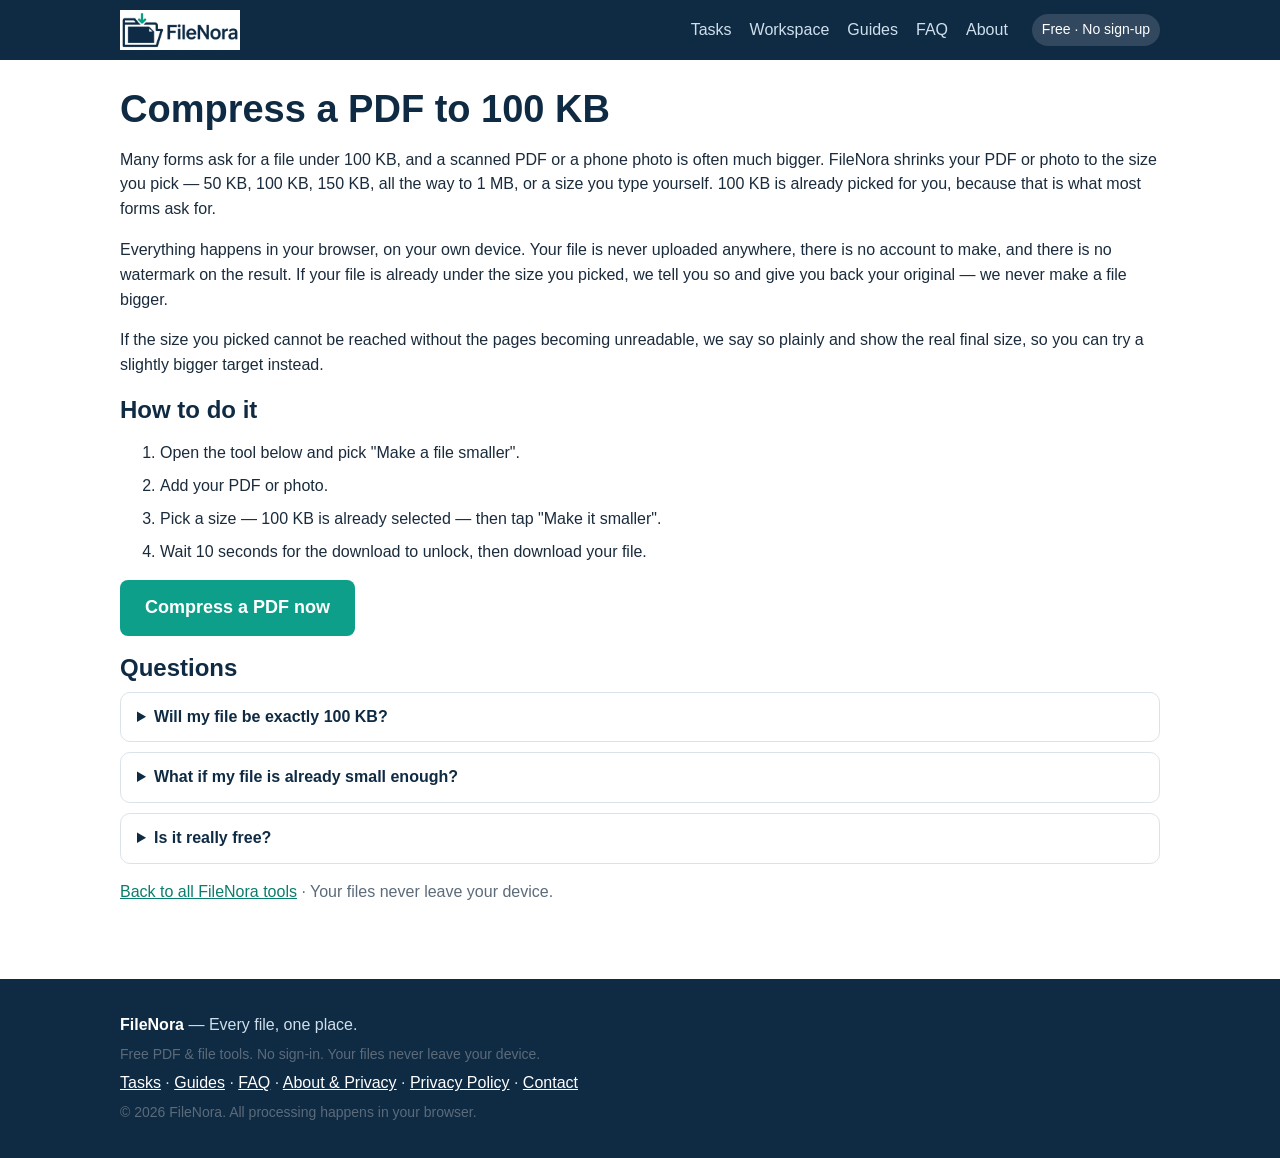
<file: compress-pdf-to-100kb.html>
<!DOCTYPE html>
<html lang="en">
<head>
<meta charset="UTF-8">
<meta name="viewport" content="width=device-width, initial-scale=1.0">
<title>Compress a PDF to 100 KB — Free, No Sign-up | FileNora</title>
<meta name="description" content="Compress a PDF to 100 KB, 50 KB or any size you pick — free, in your browser, no sign-up. Your files never leave your device.">
<link rel="canonical" href="https://filenora.in/compress-pdf-to-100kb">
<meta property="og:title" content="Compress a PDF to 100 KB — Free, No Sign-up | FileNora">
<meta property="og:description" content="Compress a PDF to 100 KB, 50 KB or any size you pick — free, in your browser, no sign-up. Your files never leave your device.">
<meta property="og:type" content="website">
<meta property="og:url" content="https://filenora.in/compress-pdf-to-100kb">
<meta property="og:site_name" content="FileNora">
<meta name="twitter:card" content="summary">
<meta name="twitter:title" content="Compress a PDF to 100 KB — Free, No Sign-up | FileNora">
<meta name="twitter:description" content="Compress a PDF to 100 KB, 50 KB or any size you pick — free, in your browser, no sign-up. Your files never leave your device.">
<meta name="theme-color" content="#0F2A43">
<link rel="stylesheet" href="styles.css">
<link rel="icon" type="image/png" href="assets/filenora-icon.png">
<meta name="google-site-verification" content="GpmcTFoxi0js48RwaSy1UtIy-i0ySj_ABFQ6PkH0eU4">
<script async src="https://pagead2.googlesyndication.com/pagead/js/adsbygoogle.js?client=ca-pub-2188368806087422" crossorigin="anonymous"></script>
<script async src="https://www.googletagmanager.com/gtag/js?id=G-W2LQXRZH0Y"></script>
<script>
  window.dataLayer = window.dataLayer || [];
  function gtag(){dataLayer.push(arguments);}
  gtag('js', new Date());
  gtag('config', 'G-W2LQXRZH0Y');
</script>
</head>
<body>
<header class="site-header">
  <div class="wrap header-inner">
    <a class="logo" href="index.html"><img class="logo-img" src="assets/filenora-logo.png" alt="FileNora — free PDF and file tools"></a>
    <nav class="main-nav" aria-label="Main navigation">
      <a href="index.html#tasks">Tasks</a>
      <a href="index.html#workspace">Workspace</a>
      <a href="index.html#guides">Guides</a>
      <a href="index.html#faq">FAQ</a>
      <a href="index.html#about">About</a>
    </nav>
    <span class="header-badge">Free &middot; No sign-up</span>
  </div>
</header>

<main>
  <section class="wrap section">
    <h1>Compress a PDF to 100 KB</h1>
      <p>Many forms ask for a file under 100 KB, and a scanned PDF or a phone photo is often much bigger. FileNora shrinks your PDF or photo to the size you pick — 50 KB, 100 KB, 150 KB, all the way to 1 MB, or a size you type yourself. 100 KB is already picked for you, because that is what most forms ask for.</p>
      <p>Everything happens in your browser, on your own device. Your file is never uploaded anywhere, there is no account to make, and there is no watermark on the result. If your file is already under the size you picked, we tell you so and give you back your original — we never make a file bigger.</p>
      <p>If the size you picked cannot be reached without the pages becoming unreadable, we say so plainly and show the real final size, so you can try a slightly bigger target instead.</p>
    <h2>How to do it</h2>
    <ol class="steps">
        <li>Open the tool below and pick &quot;Make a file smaller&quot;.</li>
        <li>Add your PDF or photo.</li>
        <li>Pick a size — 100 KB is already selected — then tap &quot;Make it smaller&quot;.</li>
        <li>Wait 10 seconds for the download to unlock, then download your file.</li>
    </ol>
    <p><a class="btn btn-primary btn-large" href="index.html?task=compress">Compress a PDF now</a></p>
    <h2>Questions</h2>
    <details><summary>Will my file be exactly 100 KB?</summary><p>Usually it comes out just under your target, but not always exactly. Text-heavy PDFs shrink well; scanned photos may not reach a very small size and stay readable. FileNora always shows the real final size.</p></details>
    <details><summary>What if my file is already small enough?</summary><p>Then nothing needs shrinking. FileNora tells you so and gives you back your original file, unchanged.</p></details>
    <details><summary>Is it really free?</summary><p>Yes. Every tool on FileNora is free. There is a 10-second wait before a download unlocks — that short wait is how the site stays free.</p></details>
    <p class="muted"><a href="index.html">Back to all FileNora tools</a> &middot; Your files never leave your device.</p>
  </section>
</main>

<footer class="site-footer">
  <div class="wrap footer-inner">
    <p><strong>FileNora</strong> — Every file, one place.</p>
    <p class="muted small">Free PDF &amp; file tools. No sign-in. Your files never leave your device.</p>
    <nav aria-label="Footer">
      <a href="index.html#tasks">Tasks</a> &middot; <a href="index.html#guides">Guides</a> &middot; <a href="index.html#faq">FAQ</a> &middot; <a href="index.html#about">About &amp; Privacy</a> &middot; <a href="index.html#privacy">Privacy Policy</a> &middot; <a href="index.html#about">Contact</a>
    </nav>
    <p class="muted small">&copy; 2026 FileNora. All processing happens in your browser.</p>
  </div>
</footer>
</body>
</html>
</file>
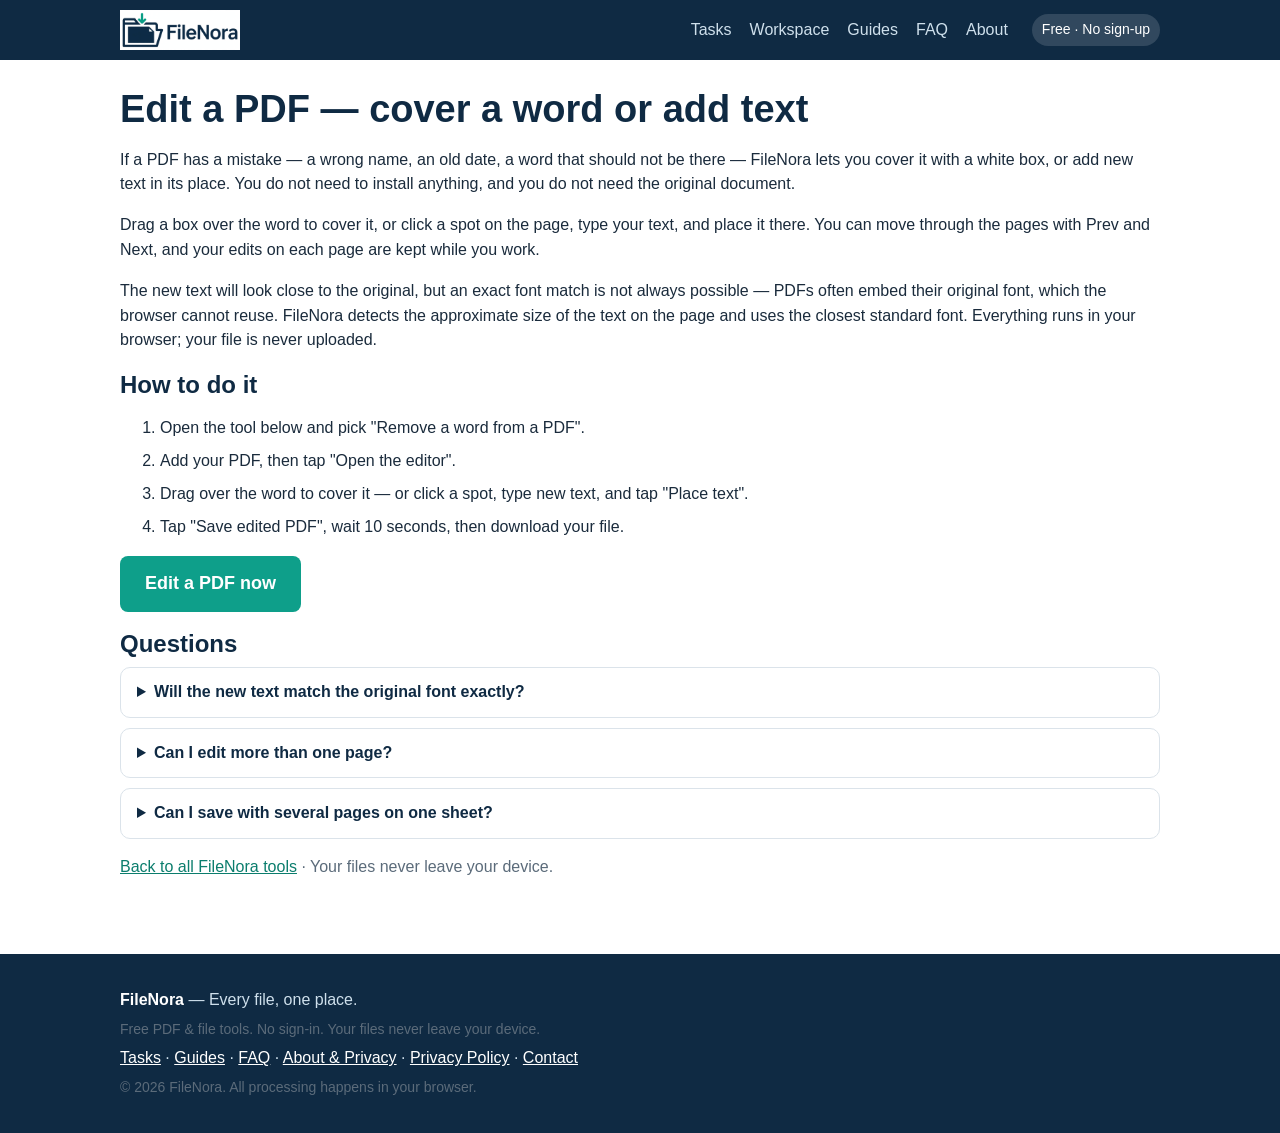
<file: edit-pdf.html>
<!DOCTYPE html>
<html lang="en">
<head>
<meta charset="UTF-8">
<meta name="viewport" content="width=device-width, initial-scale=1.0">
<title>Edit a PDF — Cover a Word or Add Text | FileNora</title>
<meta name="description" content="Edit a PDF in your browser — cover a word or add new text. Free, no sign-up, files never leave your device.">
<link rel="canonical" href="https://filenora.in/edit-pdf">
<meta property="og:title" content="Edit a PDF — Cover a Word or Add Text | FileNora">
<meta property="og:description" content="Edit a PDF in your browser — cover a word or add new text. Free, no sign-up, files never leave your device.">
<meta property="og:type" content="website">
<meta property="og:url" content="https://filenora.in/edit-pdf">
<meta property="og:site_name" content="FileNora">
<meta name="twitter:card" content="summary">
<meta name="twitter:title" content="Edit a PDF — Cover a Word or Add Text | FileNora">
<meta name="twitter:description" content="Edit a PDF in your browser — cover a word or add new text. Free, no sign-up, files never leave your device.">
<meta name="theme-color" content="#0F2A43">
<link rel="stylesheet" href="styles.css">
<link rel="icon" type="image/png" href="assets/filenora-icon.png">
<meta name="google-site-verification" content="GpmcTFoxi0js48RwaSy1UtIy-i0ySj_ABFQ6PkH0eU4">
<script async src="https://pagead2.googlesyndication.com/pagead/js/adsbygoogle.js?client=ca-pub-2188368806087422" crossorigin="anonymous"></script>
<script async src="https://www.googletagmanager.com/gtag/js?id=G-W2LQXRZH0Y"></script>
<script>
  window.dataLayer = window.dataLayer || [];
  function gtag(){dataLayer.push(arguments);}
  gtag('js', new Date());
  gtag('config', 'G-W2LQXRZH0Y');
</script>
</head>
<body>
<header class="site-header">
  <div class="wrap header-inner">
    <a class="logo" href="index.html"><img class="logo-img" src="assets/filenora-logo.png" alt="FileNora — free PDF and file tools"></a>
    <nav class="main-nav" aria-label="Main navigation">
      <a href="index.html#tasks">Tasks</a>
      <a href="index.html#workspace">Workspace</a>
      <a href="index.html#guides">Guides</a>
      <a href="index.html#faq">FAQ</a>
      <a href="index.html#about">About</a>
    </nav>
    <span class="header-badge">Free &middot; No sign-up</span>
  </div>
</header>

<main>
  <section class="wrap section">
    <h1>Edit a PDF — cover a word or add text</h1>
      <p>If a PDF has a mistake — a wrong name, an old date, a word that should not be there — FileNora lets you cover it with a white box, or add new text in its place. You do not need to install anything, and you do not need the original document.</p>
      <p>Drag a box over the word to cover it, or click a spot on the page, type your text, and place it there. You can move through the pages with Prev and Next, and your edits on each page are kept while you work.</p>
      <p>The new text will look close to the original, but an exact font match is not always possible — PDFs often embed their original font, which the browser cannot reuse. FileNora detects the approximate size of the text on the page and uses the closest standard font. Everything runs in your browser; your file is never uploaded.</p>
    <h2>How to do it</h2>
    <ol class="steps">
        <li>Open the tool below and pick &quot;Remove a word from a PDF&quot;.</li>
        <li>Add your PDF, then tap &quot;Open the editor&quot;.</li>
        <li>Drag over the word to cover it — or click a spot, type new text, and tap &quot;Place text&quot;.</li>
        <li>Tap &quot;Save edited PDF&quot;, wait 10 seconds, then download your file.</li>
    </ol>
    <p><a class="btn btn-primary btn-large" href="index.html?task=edit">Edit a PDF now</a></p>
    <h2>Questions</h2>
    <details><summary>Will the new text match the original font exactly?</summary><p>Not always. PDFs often embed their original font, which the browser cannot reuse. FileNora detects the approximate size and colour of the text on the page and uses the closest standard font — the match is best-effort.</p></details>
    <details><summary>Can I edit more than one page?</summary><p>Yes. Use Prev and Next to move between pages. Edits are stored per page, so moving away and back never loses what you did.</p></details>
    <details><summary>Can I save with several pages on one sheet?</summary><p>Yes. Next to &quot;Save edited PDF&quot; you can pick 1, 2 or 4 pages on each sheet. With 2 or 4, several pages are shrunk onto each sheet of the saved PDF.</p></details>
    <p class="muted"><a href="index.html">Back to all FileNora tools</a> &middot; Your files never leave your device.</p>
  </section>
</main>

<footer class="site-footer">
  <div class="wrap footer-inner">
    <p><strong>FileNora</strong> — Every file, one place.</p>
    <p class="muted small">Free PDF &amp; file tools. No sign-in. Your files never leave your device.</p>
    <nav aria-label="Footer">
      <a href="index.html#tasks">Tasks</a> &middot; <a href="index.html#guides">Guides</a> &middot; <a href="index.html#faq">FAQ</a> &middot; <a href="index.html#about">About &amp; Privacy</a> &middot; <a href="index.html#privacy">Privacy Policy</a> &middot; <a href="index.html#about">Contact</a>
    </nav>
    <p class="muted small">&copy; 2026 FileNora. All processing happens in your browser.</p>
  </div>
</footer>
</body>
</html>
</file>
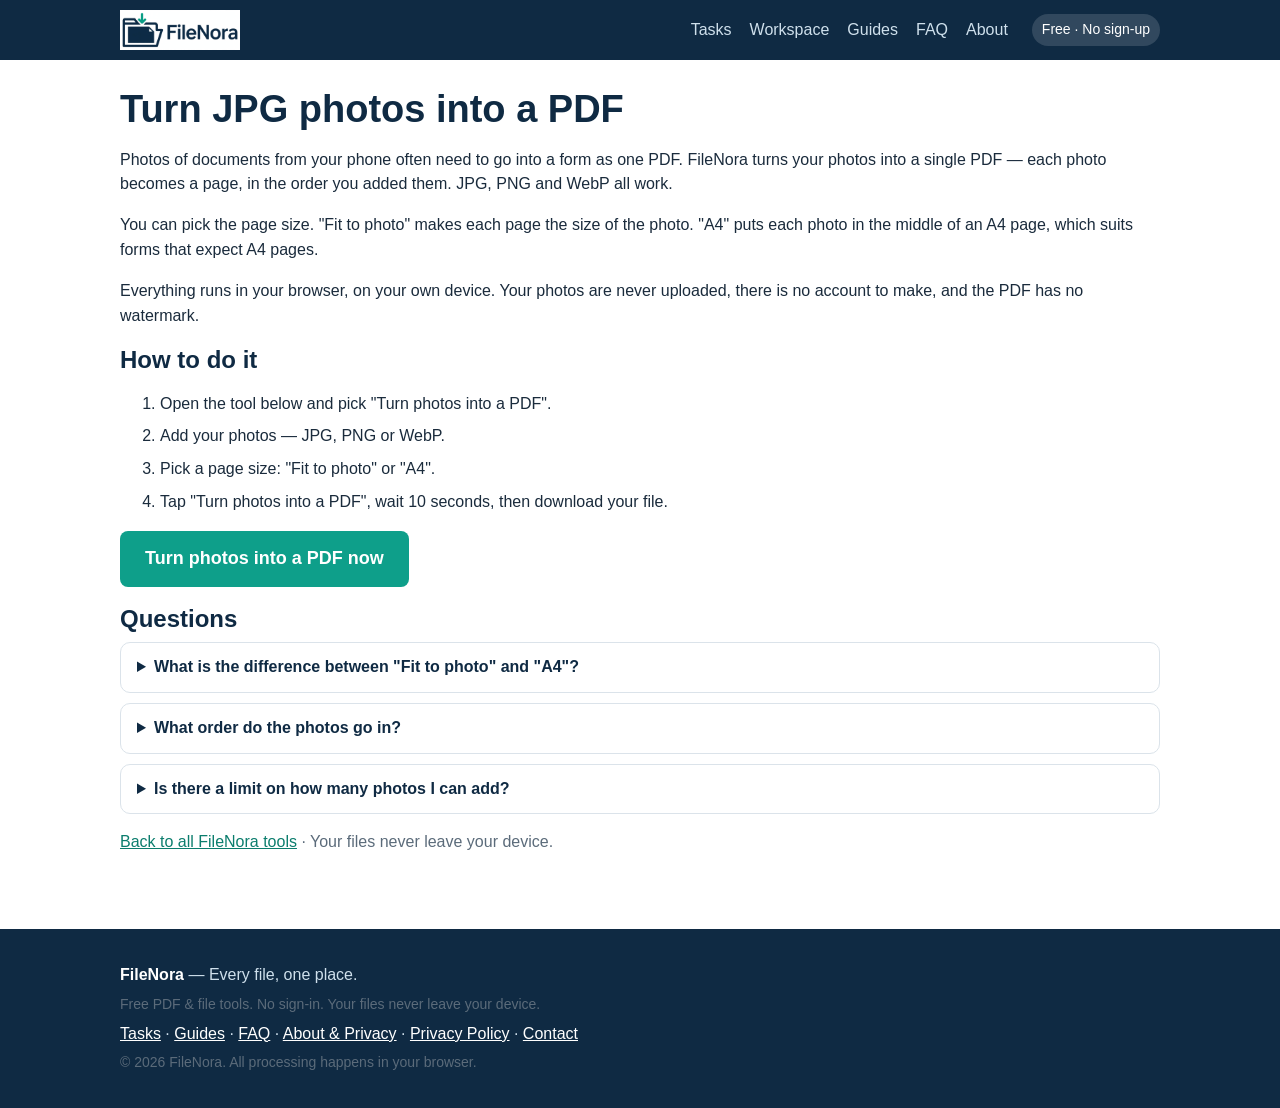
<file: jpg-to-pdf.html>
<!DOCTYPE html>
<html lang="en">
<head>
<meta charset="UTF-8">
<meta name="viewport" content="width=device-width, initial-scale=1.0">
<title>Turn JPG Photos into a PDF — Free, No Sign-up | FileNora</title>
<meta name="description" content="Turn JPG, PNG or WebP photos into one PDF — free, in your browser, no sign-up. Each photo becomes a page, in the order you added them.">
<link rel="canonical" href="https://filenora.in/jpg-to-pdf">
<meta property="og:title" content="Turn JPG Photos into a PDF — Free, No Sign-up | FileNora">
<meta property="og:description" content="Turn JPG, PNG or WebP photos into one PDF — free, in your browser, no sign-up. Each photo becomes a page, in the order you added them.">
<meta property="og:type" content="website">
<meta property="og:url" content="https://filenora.in/jpg-to-pdf">
<meta property="og:site_name" content="FileNora">
<meta name="twitter:card" content="summary">
<meta name="twitter:title" content="Turn JPG Photos into a PDF — Free, No Sign-up | FileNora">
<meta name="twitter:description" content="Turn JPG, PNG or WebP photos into one PDF — free, in your browser, no sign-up. Each photo becomes a page, in the order you added them.">
<meta name="theme-color" content="#0F2A43">
<link rel="stylesheet" href="styles.css">
<link rel="icon" type="image/png" href="assets/filenora-icon.png">
<meta name="google-site-verification" content="GpmcTFoxi0js48RwaSy1UtIy-i0ySj_ABFQ6PkH0eU4">
<script async src="https://pagead2.googlesyndication.com/pagead/js/adsbygoogle.js?client=ca-pub-2188368806087422" crossorigin="anonymous"></script>
<script async src="https://www.googletagmanager.com/gtag/js?id=G-W2LQXRZH0Y"></script>
<script>
  window.dataLayer = window.dataLayer || [];
  function gtag(){dataLayer.push(arguments);}
  gtag('js', new Date());
  gtag('config', 'G-W2LQXRZH0Y');
</script>
</head>
<body>
<header class="site-header">
  <div class="wrap header-inner">
    <a class="logo" href="index.html"><img class="logo-img" src="assets/filenora-logo.png" alt="FileNora — free PDF and file tools"></a>
    <nav class="main-nav" aria-label="Main navigation">
      <a href="index.html#tasks">Tasks</a>
      <a href="index.html#workspace">Workspace</a>
      <a href="index.html#guides">Guides</a>
      <a href="index.html#faq">FAQ</a>
      <a href="index.html#about">About</a>
    </nav>
    <span class="header-badge">Free &middot; No sign-up</span>
  </div>
</header>

<main>
  <section class="wrap section">
    <h1>Turn JPG photos into a PDF</h1>
      <p>Photos of documents from your phone often need to go into a form as one PDF. FileNora turns your photos into a single PDF — each photo becomes a page, in the order you added them. JPG, PNG and WebP all work.</p>
      <p>You can pick the page size. &quot;Fit to photo&quot; makes each page the size of the photo. &quot;A4&quot; puts each photo in the middle of an A4 page, which suits forms that expect A4 pages.</p>
      <p>Everything runs in your browser, on your own device. Your photos are never uploaded, there is no account to make, and the PDF has no watermark.</p>
    <h2>How to do it</h2>
    <ol class="steps">
        <li>Open the tool below and pick &quot;Turn photos into a PDF&quot;.</li>
        <li>Add your photos — JPG, PNG or WebP.</li>
        <li>Pick a page size: &quot;Fit to photo&quot; or &quot;A4&quot;.</li>
        <li>Tap &quot;Turn photos into a PDF&quot;, wait 10 seconds, then download your file.</li>
    </ol>
    <p><a class="btn btn-primary btn-large" href="index.html?task=jpg2pdf">Turn photos into a PDF now</a></p>
    <h2>Questions</h2>
    <details><summary>What is the difference between &quot;Fit to photo&quot; and &quot;A4&quot;?</summary><p>&quot;Fit to photo&quot; makes each page the size of the photo itself. &quot;A4&quot; puts each photo, centred, on an A4 page. Both keep the photo's proportions.</p></details>
    <details><summary>What order do the photos go in?</summary><p>The order you added them. The first photo you add becomes the first page of the PDF.</p></details>
    <details><summary>Is there a limit on how many photos I can add?</summary><p>There is no fixed count. Each file can be up to 50 MB, and more than one file at a time is fine.</p></details>
    <p class="muted"><a href="index.html">Back to all FileNora tools</a> &middot; Your files never leave your device.</p>
  </section>
</main>

<footer class="site-footer">
  <div class="wrap footer-inner">
    <p><strong>FileNora</strong> — Every file, one place.</p>
    <p class="muted small">Free PDF &amp; file tools. No sign-in. Your files never leave your device.</p>
    <nav aria-label="Footer">
      <a href="index.html#tasks">Tasks</a> &middot; <a href="index.html#guides">Guides</a> &middot; <a href="index.html#faq">FAQ</a> &middot; <a href="index.html#about">About &amp; Privacy</a> &middot; <a href="index.html#privacy">Privacy Policy</a> &middot; <a href="index.html#about">Contact</a>
    </nav>
    <p class="muted small">&copy; 2026 FileNora. All processing happens in your browser.</p>
  </div>
</footer>
</body>
</html>
</file>
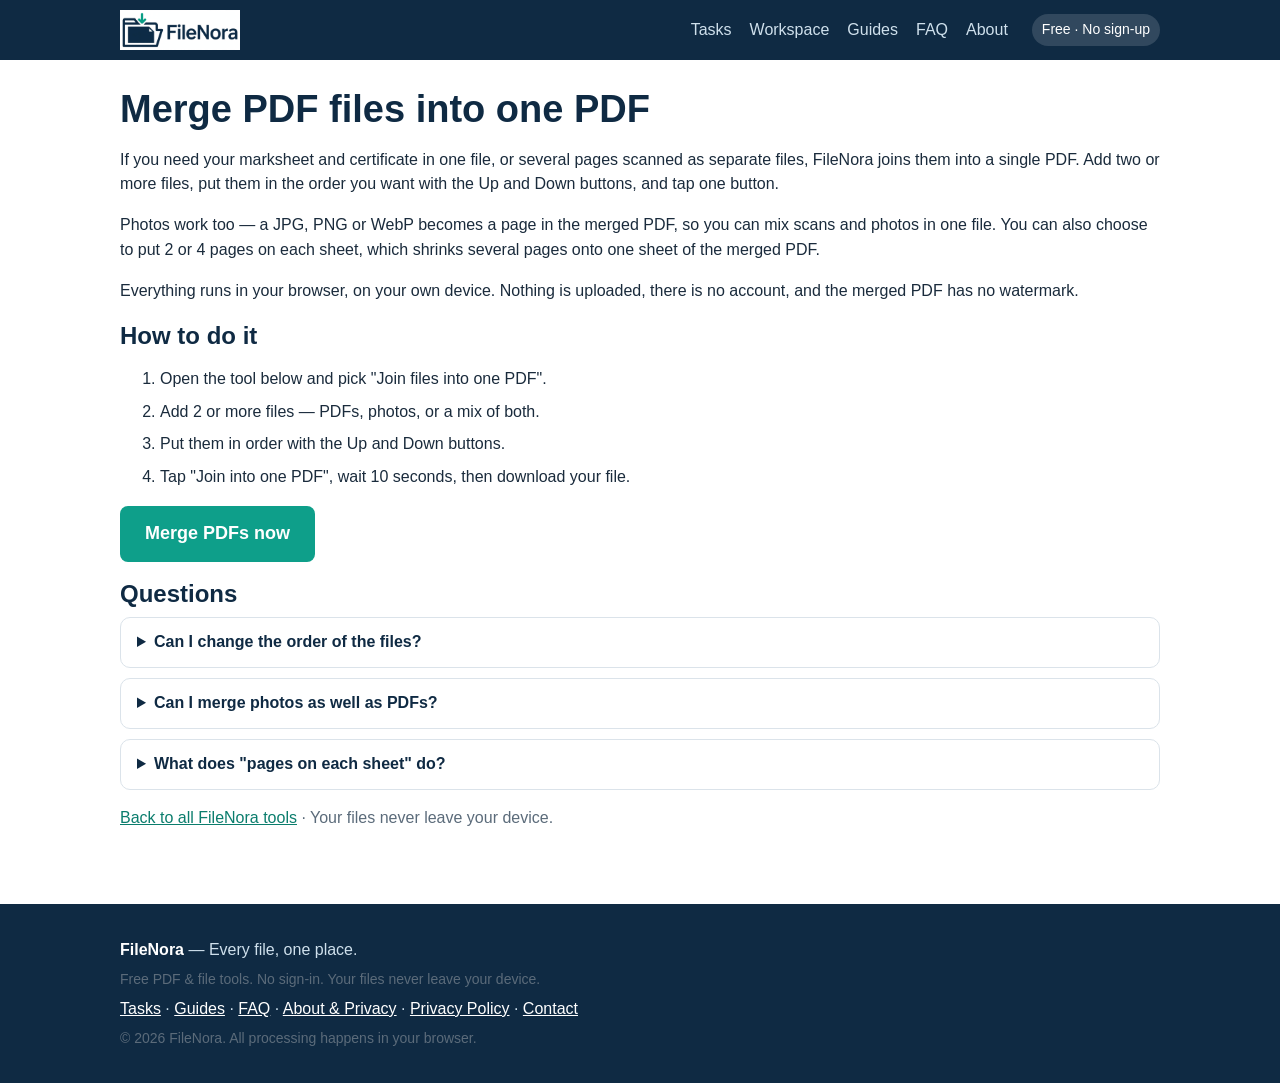
<file: merge-pdf.html>
<!DOCTYPE html>
<html lang="en">
<head>
<meta charset="UTF-8">
<meta name="viewport" content="width=device-width, initial-scale=1.0">
<title>Merge PDF Files into One PDF — Free, No Sign-up | FileNora</title>
<meta name="description" content="Merge PDF files into one PDF — free, in your browser, no sign-up. Put marksheet and certificate in one file, in the order you want.">
<link rel="canonical" href="https://filenora.in/merge-pdf">
<meta property="og:title" content="Merge PDF Files into One PDF — Free, No Sign-up | FileNora">
<meta property="og:description" content="Merge PDF files into one PDF — free, in your browser, no sign-up. Put marksheet and certificate in one file, in the order you want.">
<meta property="og:type" content="website">
<meta property="og:url" content="https://filenora.in/merge-pdf">
<meta property="og:site_name" content="FileNora">
<meta name="twitter:card" content="summary">
<meta name="twitter:title" content="Merge PDF Files into One PDF — Free, No Sign-up | FileNora">
<meta name="twitter:description" content="Merge PDF files into one PDF — free, in your browser, no sign-up. Put marksheet and certificate in one file, in the order you want.">
<meta name="theme-color" content="#0F2A43">
<link rel="stylesheet" href="styles.css">
<link rel="icon" type="image/png" href="assets/filenora-icon.png">
<meta name="google-site-verification" content="GpmcTFoxi0js48RwaSy1UtIy-i0ySj_ABFQ6PkH0eU4">
<script async src="https://pagead2.googlesyndication.com/pagead/js/adsbygoogle.js?client=ca-pub-2188368806087422" crossorigin="anonymous"></script>
<script async src="https://www.googletagmanager.com/gtag/js?id=G-W2LQXRZH0Y"></script>
<script>
  window.dataLayer = window.dataLayer || [];
  function gtag(){dataLayer.push(arguments);}
  gtag('js', new Date());
  gtag('config', 'G-W2LQXRZH0Y');
</script>
</head>
<body>
<header class="site-header">
  <div class="wrap header-inner">
    <a class="logo" href="index.html"><img class="logo-img" src="assets/filenora-logo.png" alt="FileNora — free PDF and file tools"></a>
    <nav class="main-nav" aria-label="Main navigation">
      <a href="index.html#tasks">Tasks</a>
      <a href="index.html#workspace">Workspace</a>
      <a href="index.html#guides">Guides</a>
      <a href="index.html#faq">FAQ</a>
      <a href="index.html#about">About</a>
    </nav>
    <span class="header-badge">Free &middot; No sign-up</span>
  </div>
</header>

<main>
  <section class="wrap section">
    <h1>Merge PDF files into one PDF</h1>
      <p>If you need your marksheet and certificate in one file, or several pages scanned as separate files, FileNora joins them into a single PDF. Add two or more files, put them in the order you want with the Up and Down buttons, and tap one button.</p>
      <p>Photos work too — a JPG, PNG or WebP becomes a page in the merged PDF, so you can mix scans and photos in one file. You can also choose to put 2 or 4 pages on each sheet, which shrinks several pages onto one sheet of the merged PDF.</p>
      <p>Everything runs in your browser, on your own device. Nothing is uploaded, there is no account, and the merged PDF has no watermark.</p>
    <h2>How to do it</h2>
    <ol class="steps">
        <li>Open the tool below and pick &quot;Join files into one PDF&quot;.</li>
        <li>Add 2 or more files — PDFs, photos, or a mix of both.</li>
        <li>Put them in order with the Up and Down buttons.</li>
        <li>Tap &quot;Join into one PDF&quot;, wait 10 seconds, then download your file.</li>
    </ol>
    <p><a class="btn btn-primary btn-large" href="index.html?task=join">Merge PDFs now</a></p>
    <h2>Questions</h2>
    <details><summary>Can I change the order of the files?</summary><p>Yes. The first file becomes the first pages of the merged PDF. Use the Up and Down buttons next to each file to change the order before you tap join.</p></details>
    <details><summary>Can I merge photos as well as PDFs?</summary><p>Yes. JPG, PNG and WebP photos are added as pages in the merged PDF, in the order you added them.</p></details>
    <details><summary>What does &quot;pages on each sheet&quot; do?</summary><p>With 1, each page stays on its own sheet, as normal. With 2 or 4, several pages are shrunk onto each sheet of the merged PDF. It only applies when you join 2 or more files.</p></details>
    <p class="muted"><a href="index.html">Back to all FileNora tools</a> &middot; Your files never leave your device.</p>
  </section>
</main>

<footer class="site-footer">
  <div class="wrap footer-inner">
    <p><strong>FileNora</strong> — Every file, one place.</p>
    <p class="muted small">Free PDF &amp; file tools. No sign-in. Your files never leave your device.</p>
    <nav aria-label="Footer">
      <a href="index.html#tasks">Tasks</a> &middot; <a href="index.html#guides">Guides</a> &middot; <a href="index.html#faq">FAQ</a> &middot; <a href="index.html#about">About &amp; Privacy</a> &middot; <a href="index.html#privacy">Privacy Policy</a> &middot; <a href="index.html#about">Contact</a>
    </nav>
    <p class="muted small">&copy; 2026 FileNora. All processing happens in your browser.</p>
  </div>
</footer>
</body>
</html>
</file>
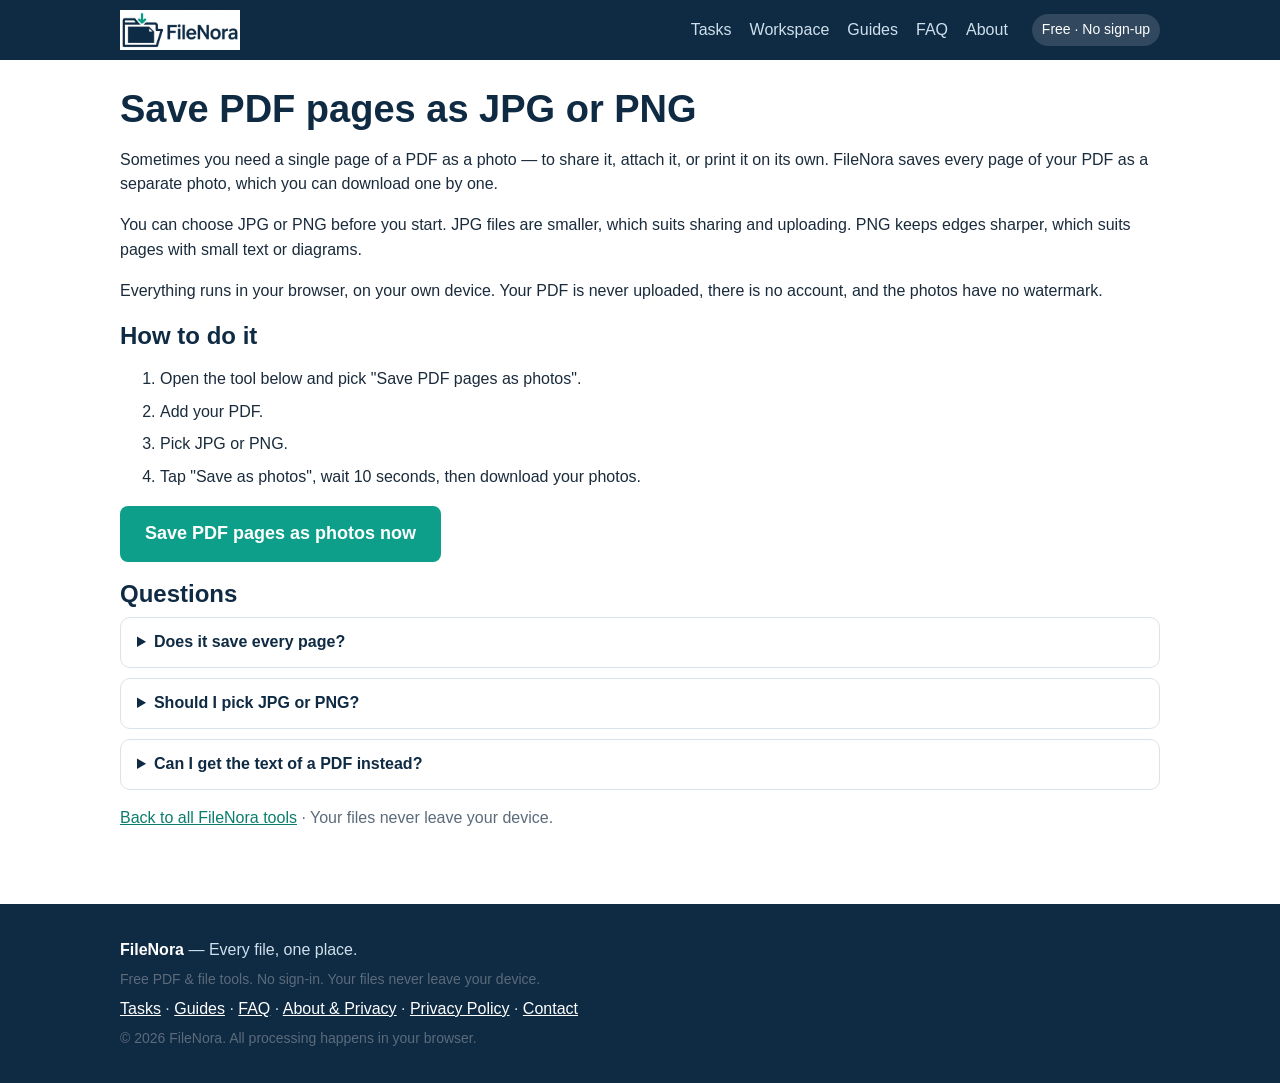
<file: pdf-to-jpg.html>
<!DOCTYPE html>
<html lang="en">
<head>
<meta charset="UTF-8">
<meta name="viewport" content="width=device-width, initial-scale=1.0">
<title>Save PDF Pages as JPG or PNG — Free, No Sign-up | FileNora</title>
<meta name="description" content="Save PDF pages as JPG or PNG photos — free, in your browser, no sign-up. Every page becomes a photo you can download.">
<link rel="canonical" href="https://filenora.in/pdf-to-jpg">
<meta property="og:title" content="Save PDF Pages as JPG or PNG — Free, No Sign-up | FileNora">
<meta property="og:description" content="Save PDF pages as JPG or PNG photos — free, in your browser, no sign-up. Every page becomes a photo you can download.">
<meta property="og:type" content="website">
<meta property="og:url" content="https://filenora.in/pdf-to-jpg">
<meta property="og:site_name" content="FileNora">
<meta name="twitter:card" content="summary">
<meta name="twitter:title" content="Save PDF Pages as JPG or PNG — Free, No Sign-up | FileNora">
<meta name="twitter:description" content="Save PDF pages as JPG or PNG photos — free, in your browser, no sign-up. Every page becomes a photo you can download.">
<meta name="theme-color" content="#0F2A43">
<link rel="stylesheet" href="styles.css">
<link rel="icon" type="image/png" href="assets/filenora-icon.png">
<meta name="google-site-verification" content="GpmcTFoxi0js48RwaSy1UtIy-i0ySj_ABFQ6PkH0eU4">
<script async src="https://pagead2.googlesyndication.com/pagead/js/adsbygoogle.js?client=ca-pub-2188368806087422" crossorigin="anonymous"></script>
<script async src="https://www.googletagmanager.com/gtag/js?id=G-W2LQXRZH0Y"></script>
<script>
  window.dataLayer = window.dataLayer || [];
  function gtag(){dataLayer.push(arguments);}
  gtag('js', new Date());
  gtag('config', 'G-W2LQXRZH0Y');
</script>
</head>
<body>
<header class="site-header">
  <div class="wrap header-inner">
    <a class="logo" href="index.html"><img class="logo-img" src="assets/filenora-logo.png" alt="FileNora — free PDF and file tools"></a>
    <nav class="main-nav" aria-label="Main navigation">
      <a href="index.html#tasks">Tasks</a>
      <a href="index.html#workspace">Workspace</a>
      <a href="index.html#guides">Guides</a>
      <a href="index.html#faq">FAQ</a>
      <a href="index.html#about">About</a>
    </nav>
    <span class="header-badge">Free &middot; No sign-up</span>
  </div>
</header>

<main>
  <section class="wrap section">
    <h1>Save PDF pages as JPG or PNG</h1>
      <p>Sometimes you need a single page of a PDF as a photo — to share it, attach it, or print it on its own. FileNora saves every page of your PDF as a separate photo, which you can download one by one.</p>
      <p>You can choose JPG or PNG before you start. JPG files are smaller, which suits sharing and uploading. PNG keeps edges sharper, which suits pages with small text or diagrams.</p>
      <p>Everything runs in your browser, on your own device. Your PDF is never uploaded, there is no account, and the photos have no watermark.</p>
    <h2>How to do it</h2>
    <ol class="steps">
        <li>Open the tool below and pick &quot;Save PDF pages as photos&quot;.</li>
        <li>Add your PDF.</li>
        <li>Pick JPG or PNG.</li>
        <li>Tap &quot;Save as photos&quot;, wait 10 seconds, then download your photos.</li>
    </ol>
    <p><a class="btn btn-primary btn-large" href="index.html?task=pdf2jpg">Save PDF pages as photos now</a></p>
    <h2>Questions</h2>
    <details><summary>Does it save every page?</summary><p>Yes. Each page of the PDF becomes one photo, named by page number, so you can download the pages you need.</p></details>
    <details><summary>Should I pick JPG or PNG?</summary><p>JPG is smaller and fine for most uses. PNG keeps fine text and lines sharper, but the files are bigger.</p></details>
    <details><summary>Can I get the text of a PDF instead?</summary><p>Yes — use &quot;Change file type&quot; on the main page and change the PDF to TXT. That extracts the text instead of making photos.</p></details>
    <p class="muted"><a href="index.html">Back to all FileNora tools</a> &middot; Your files never leave your device.</p>
  </section>
</main>

<footer class="site-footer">
  <div class="wrap footer-inner">
    <p><strong>FileNora</strong> — Every file, one place.</p>
    <p class="muted small">Free PDF &amp; file tools. No sign-in. Your files never leave your device.</p>
    <nav aria-label="Footer">
      <a href="index.html#tasks">Tasks</a> &middot; <a href="index.html#guides">Guides</a> &middot; <a href="index.html#faq">FAQ</a> &middot; <a href="index.html#about">About &amp; Privacy</a> &middot; <a href="index.html#privacy">Privacy Policy</a> &middot; <a href="index.html#about">Contact</a>
    </nav>
    <p class="muted small">&copy; 2026 FileNora. All processing happens in your browser.</p>
  </div>
</footer>
</body>
</html>
</file>
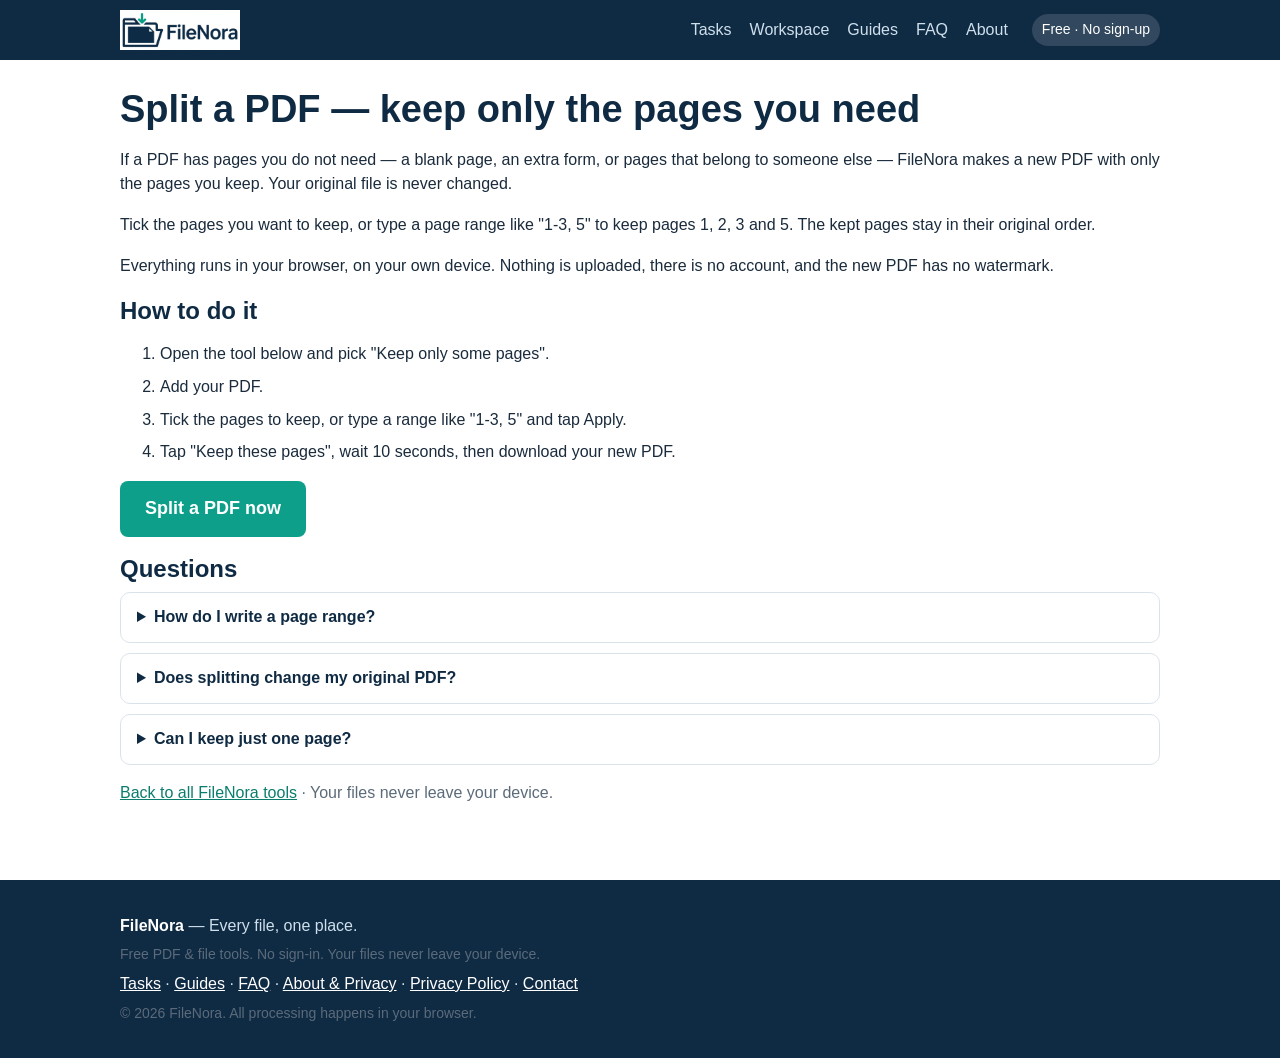
<file: split-pdf.html>
<!DOCTYPE html>
<html lang="en">
<head>
<meta charset="UTF-8">
<meta name="viewport" content="width=device-width, initial-scale=1.0">
<title>Split a PDF — Keep Only the Pages You Need | FileNora</title>
<meta name="description" content="Split a PDF and keep only the pages you need — free, in your browser, no sign-up. Tick pages or type a range like 1-3, 5.">
<link rel="canonical" href="https://filenora.in/split-pdf">
<meta property="og:title" content="Split a PDF — Keep Only the Pages You Need | FileNora">
<meta property="og:description" content="Split a PDF and keep only the pages you need — free, in your browser, no sign-up. Tick pages or type a range like 1-3, 5.">
<meta property="og:type" content="website">
<meta property="og:url" content="https://filenora.in/split-pdf">
<meta property="og:site_name" content="FileNora">
<meta name="twitter:card" content="summary">
<meta name="twitter:title" content="Split a PDF — Keep Only the Pages You Need | FileNora">
<meta name="twitter:description" content="Split a PDF and keep only the pages you need — free, in your browser, no sign-up. Tick pages or type a range like 1-3, 5.">
<meta name="theme-color" content="#0F2A43">
<link rel="stylesheet" href="styles.css">
<link rel="icon" type="image/png" href="assets/filenora-icon.png">
<meta name="google-site-verification" content="GpmcTFoxi0js48RwaSy1UtIy-i0ySj_ABFQ6PkH0eU4">
<script async src="https://pagead2.googlesyndication.com/pagead/js/adsbygoogle.js?client=ca-pub-2188368806087422" crossorigin="anonymous"></script>
<script async src="https://www.googletagmanager.com/gtag/js?id=G-W2LQXRZH0Y"></script>
<script>
  window.dataLayer = window.dataLayer || [];
  function gtag(){dataLayer.push(arguments);}
  gtag('js', new Date());
  gtag('config', 'G-W2LQXRZH0Y');
</script>
</head>
<body>
<header class="site-header">
  <div class="wrap header-inner">
    <a class="logo" href="index.html"><img class="logo-img" src="assets/filenora-logo.png" alt="FileNora — free PDF and file tools"></a>
    <nav class="main-nav" aria-label="Main navigation">
      <a href="index.html#tasks">Tasks</a>
      <a href="index.html#workspace">Workspace</a>
      <a href="index.html#guides">Guides</a>
      <a href="index.html#faq">FAQ</a>
      <a href="index.html#about">About</a>
    </nav>
    <span class="header-badge">Free &middot; No sign-up</span>
  </div>
</header>

<main>
  <section class="wrap section">
    <h1>Split a PDF — keep only the pages you need</h1>
      <p>If a PDF has pages you do not need — a blank page, an extra form, or pages that belong to someone else — FileNora makes a new PDF with only the pages you keep. Your original file is never changed.</p>
      <p>Tick the pages you want to keep, or type a page range like &quot;1-3, 5&quot; to keep pages 1, 2, 3 and 5. The kept pages stay in their original order.</p>
      <p>Everything runs in your browser, on your own device. Nothing is uploaded, there is no account, and the new PDF has no watermark.</p>
    <h2>How to do it</h2>
    <ol class="steps">
        <li>Open the tool below and pick &quot;Keep only some pages&quot;.</li>
        <li>Add your PDF.</li>
        <li>Tick the pages to keep, or type a range like &quot;1-3, 5&quot; and tap Apply.</li>
        <li>Tap &quot;Keep these pages&quot;, wait 10 seconds, then download your new PDF.</li>
    </ol>
    <p><a class="btn btn-primary btn-large" href="index.html?task=split">Split a PDF now</a></p>
    <h2>Questions</h2>
    <details><summary>How do I write a page range?</summary><p>Use numbers and dashes, separated by commas — for example &quot;1-3, 5&quot; keeps pages 1, 2, 3 and 5. If a page does not exist, FileNora tells you.</p></details>
    <details><summary>Does splitting change my original PDF?</summary><p>No. Splitting makes a new PDF with the pages you kept. Your original file stays as it was.</p></details>
    <details><summary>Can I keep just one page?</summary><p>Yes. Tick a single page and that page alone becomes the new PDF.</p></details>
    <p class="muted"><a href="index.html">Back to all FileNora tools</a> &middot; Your files never leave your device.</p>
  </section>
</main>

<footer class="site-footer">
  <div class="wrap footer-inner">
    <p><strong>FileNora</strong> — Every file, one place.</p>
    <p class="muted small">Free PDF &amp; file tools. No sign-in. Your files never leave your device.</p>
    <nav aria-label="Footer">
      <a href="index.html#tasks">Tasks</a> &middot; <a href="index.html#guides">Guides</a> &middot; <a href="index.html#faq">FAQ</a> &middot; <a href="index.html#about">About &amp; Privacy</a> &middot; <a href="index.html#privacy">Privacy Policy</a> &middot; <a href="index.html#about">Contact</a>
    </nav>
    <p class="muted small">&copy; 2026 FileNora. All processing happens in your browser.</p>
  </div>
</footer>
</body>
</html>
</file>
<file: styles.css>
/* FileNora — clean, professional, iLovePDF / Smallpdf style.
   White background, deep navy text, one teal accent. No gradients. */
:root {
  --navy: #0F2A43;
  --teal: #0E9F8A;
  --teal-dark: #0B7D6D;
  --ink: #1a2b3c;
  --muted: #5b6b7a;
  --line: #dbe3ea;
  --bg-soft: #f4f7f9;
  --white: #ffffff;
  --radius: 10px;
  /* One type scale — every text size on the page comes from these 7 steps.
     display 38px hero title / h2 24px section heading / h3 18px sub-heading /
     lead 18px hero sub, result line, countdown, drop title / base 16px body
     & buttons / sm 14px small & muted text / xs 12px ad label only. */
  --fs-display: 2.375rem;
  --fs-h2: 1.5rem;
  --fs-h3: 1.125rem;
  --fs-lead: 1.125rem;
  --fs-base: 1rem;
  --fs-sm: 0.875rem;
  --fs-xs: 0.75rem;
}
* { box-sizing: border-box; }
html { scroll-behavior: smooth; }
body {
  margin: 0;
  font-family: -apple-system, BlinkMacSystemFont, "Segoe UI", Roboto, Helvetica, Arial, sans-serif;
  color: var(--ink);
  background: var(--white);
  line-height: 1.55;
  font-size: var(--fs-base);
}
.wrap { max-width: 1080px; margin: 0 auto; padding: 0 20px; }
h1, h2, h3, h4 { color: var(--navy); margin-top: 0; }
h1 { font-size: var(--fs-display); line-height: 1.15; margin-bottom: 12px; }
h2 { font-size: var(--fs-h2); line-height: 1.3; margin-bottom: 8px; }
h3 { font-size: var(--fs-h3); line-height: 1.35; margin-bottom: 8px; }
h4 { font-size: var(--fs-base); line-height: 1.35; margin-bottom: 6px; }
a { color: var(--teal-dark); }
img, canvas { max-width: 100%; }

/* Header */
.site-header { background: var(--navy); color: #fff; position: sticky; top: 0; z-index: 20; }
.header-inner { display: flex; align-items: center; gap: 24px; min-height: 60px; }
.logo { color: #fff; text-decoration: none; font-size: var(--fs-h3); font-weight: 700; display: flex; align-items: center; gap: 10px; }
.logo-img { height: 40px; width: auto; display: block; }
.logo-mark { display: inline-flex; align-items: center; justify-content: center; width: 34px; height: 34px; border-radius: 8px; background: var(--teal); color: #fff; font-size: var(--fs-h3); }
.main-nav { display: flex; gap: 18px; margin-left: auto; }
.main-nav a { color: #cfe0ec; text-decoration: none; font-size: var(--fs-base); }
.main-nav a:hover { color: #fff; text-decoration: underline; }
.header-badge { font-size: var(--fs-sm); background: rgba(255,255,255,.14); padding: 5px 10px; border-radius: 999px; white-space: nowrap; }

/* Hero */
.hero { text-align: center; padding: 48px 20px 28px; }
.hero-sub { font-size: var(--fs-lead); line-height: 1.5; color: var(--muted); max-width: 640px; margin: 0 auto 10px; }
.hero-points { color: var(--muted); font-size: var(--fs-base); }
.hero-actions { display: flex; gap: 12px; justify-content: center; flex-wrap: wrap; margin-top: 18px; }

/* Buttons */
.btn { display: inline-block; border: 1px solid transparent; border-radius: 8px; padding: 10px 18px; font-size: var(--fs-base); font-weight: 600; cursor: pointer; text-decoration: none; background: #eef2f5; color: var(--navy); }
.btn:hover { filter: brightness(0.97); }
.btn:disabled { opacity: 0.5; cursor: not-allowed; }
.btn-primary { background: var(--teal); color: #fff; }
.btn-primary:hover { background: var(--teal-dark); }
.btn-secondary { background: #fff; border-color: var(--line); color: var(--navy); }
.btn-large { padding: 13px 24px; font-size: var(--fs-lead); }
.btn-small { padding: 7px 12px; font-size: var(--fs-sm); }

/* Ads — clearly labelled, intentionally empty slots (real ads come later) */
.ad-slot { border: 1px dashed #b9c6d2; background: var(--bg-soft); border-radius: var(--radius); padding: 14px 16px; margin: 18px 0; min-height: 64px; display: flex; align-items: center; justify-content: center; }
.ad-label { display: block; font-size: var(--fs-xs); letter-spacing: 0.08em; text-transform: uppercase; color: var(--muted); }
.ad-inline { margin: 12px 0; }

/* Sections / task cards */
.section { padding: 28px 20px; }
.section-sub { color: var(--muted); font-size: var(--fs-base); margin-top: 0; }
.tools-grid { display: grid; grid-template-columns: repeat(auto-fill, minmax(220px, 1fr)); gap: 14px; margin-top: 16px; }
.task-card { text-align: left; background: #fff; border: 1px solid var(--line); border-radius: var(--radius); padding: 16px; cursor: pointer; font: inherit; min-height: 44px; }
.task-card:hover { border-color: var(--teal); box-shadow: 0 2px 10px rgba(15,42,67,.08); }
.task-card.selected { border-color: var(--teal); box-shadow: 0 0 0 2px rgba(14,159,138,.25); background: #f7fbfa; }
.task-title { display: block; font-size: var(--fs-base); font-weight: 700; color: var(--navy); margin-bottom: 4px; }
.task-when { display: block; color: var(--ink); font-size: var(--fs-sm); margin-bottom: 4px; }
.task-tech { display: block; color: var(--muted); font-size: var(--fs-sm); }

/* Workspace */
.picked-task { font-size: var(--fs-lead); color: var(--navy); margin: 0 0 4px; }
.link-btn { background: none; border: none; padding: 4px 2px; color: var(--teal-dark); font: inherit; font-weight: 600; cursor: pointer; text-decoration: underline; }
.sample-row { margin-top: 12px; }
.dropzone { border: 2px dashed var(--teal); border-radius: 12px; background: #f7fbfa; text-align: center; padding: 36px 20px; cursor: pointer; }
.dropzone.dragging { background: #e6f5f2; border-style: solid; }
.drop-title { font-size: var(--fs-lead); line-height: 1.35; font-weight: 700; color: var(--navy); margin: 0 0 6px; }
.drop-sub { color: var(--muted); font-size: var(--fs-base); margin: 0 0 16px; }
.status { min-height: 1.4em; color: var(--navy); font-size: var(--fs-base); font-weight: 600; }
.status.error { color: #b3261e; }
.panel { border: 1px solid var(--line); border-radius: var(--radius); padding: 18px; margin: 16px 0; background: #fff; }
.panel select, .panel input[type="text"], .panel input[type="number"] { padding: 9px 10px; border: 1px solid var(--line); border-radius: 8px; font: inherit; background: #fff; }
#splitRange { width: 170px; }
.muted { color: var(--muted); }
.small { font-size: var(--fs-sm); }
.row { display: flex; gap: 10px; flex-wrap: wrap; align-items: center; margin-top: 10px; }
.wrap-row { flex-wrap: wrap; }
.size-presets { display: flex; gap: 8px; flex-wrap: wrap; margin: 10px 0; }
.size-presets button { border: 1px solid var(--line); background: #fff; border-radius: 999px; padding: 8px 14px; cursor: pointer; font: inherit; font-size: var(--fs-base); }
.size-presets button.active { background: var(--navy); color: #fff; border-color: var(--navy); }
.custom-size { display: inline-flex; gap: 8px; align-items: center; font-size: var(--fs-base); font-weight: 600; }
.custom-size input { width: 110px; padding: 9px 10px; border: 1px solid var(--line); border-radius: 8px; font: inherit; }
.target-label { margin-left: 12px; font-size: var(--fs-base); font-weight: 700; color: var(--navy); }

/* File cards / previews */
.file-list { display: grid; gap: 12px; margin-top: 8px; }
.file-card { border: 1px solid var(--line); border-radius: var(--radius); padding: 14px 16px; background: #fff; }
.file-card h4 { margin: 0 0 4px; word-break: break-word; }
.file-meta { color: var(--muted); font-size: var(--fs-sm); margin: 0 0 10px; }
.file-actions { display: flex; gap: 8px; flex-wrap: wrap; align-items: center; }
.file-actions select { padding: 8px; border: 1px solid var(--line); border-radius: 8px; font: inherit; }
.preview-area { display: grid; gap: 16px; margin-top: 16px; }
.preview-card { border: 1px solid var(--line); border-radius: var(--radius); padding: 14px; }
.preview-card h4 { margin-bottom: 10px; }
.page-thumbs { display: flex; gap: 10px; flex-wrap: wrap; }
.page-thumbs figure { margin: 0; width: 150px; }
.page-thumbs canvas, .preview-img { width: 100%; height: auto; border: 1px solid var(--line); border-radius: 6px; display: block; background: #fff; }
.page-thumbs figcaption { font-size: var(--fs-sm); color: var(--muted); text-align: center; padding-top: 4px; }
.text-preview { white-space: pre-wrap; word-break: break-word; background: var(--bg-soft); border: 1px solid var(--line); border-radius: 8px; padding: 12px; max-height: 260px; overflow: auto; font-size: var(--fs-sm); }
.order-list { list-style: decimal; padding-left: 24px; }
.order-list li { padding: 8px; border: 1px solid var(--line); border-radius: 8px; margin-bottom: 8px; display: flex; gap: 8px; align-items: center; background: var(--bg-soft); cursor: grab; }
.order-list li .fname { flex: 1; word-break: break-word; }
.split-pages { display: flex; gap: 8px; flex-wrap: wrap; margin: 10px 0; }
.split-pages label { border: 1px solid var(--line); border-radius: 8px; padding: 8px 10px; cursor: pointer; }
/* Step 3: the one big action */
.action-bar { border: 1px solid var(--line); border-radius: var(--radius); padding: 16px 18px; margin: 16px 0; background: var(--bg-soft); display: flex; gap: 12px; align-items: center; flex-wrap: wrap; }
.action-bar[hidden] { display: none; }
.btn-block { flex: 1; min-width: 220px; }
.spinner { display: inline-block; width: 18px; height: 18px; border: 3px solid #dbe3ea; border-top-color: var(--teal); border-radius: 50%; animation: spin 0.8s linear infinite; vertical-align: middle; flex: none; }
.spinner[hidden] { display: none; }
@keyframes spin { to { transform: rotate(360deg); } }

/* Download / wait panel */
.result-line { font-size: var(--fs-lead); font-weight: 700; color: var(--navy); margin: 4px 0 8px; }
.result-line[hidden] { display: none; }
.countdown-bar { height: 8px; background: #eef2f5; border: 1px solid var(--line); border-radius: 999px; overflow: hidden; margin: 8px 0 4px; }
#countdownFill { height: 100%; width: 0; background: var(--teal); border-radius: 999px; transition: width 1s linear; }
.output-item { display: flex; gap: 10px; align-items: center; flex-wrap: wrap; border: 1px solid var(--line); border-radius: 8px; padding: 10px 12px; background: var(--bg-soft); }
.countdown { font-size: var(--fs-lead); font-weight: 700; color: var(--navy); }

/* Editor modal */
.editor-controls select, .editor-controls input[type="text"], .editor-controls input[type="number"] { padding: 9px 10px; border: 1px solid var(--line); border-radius: 8px; font: inherit; background: #fff; }
.modal { position: fixed; inset: 0; background: rgba(15,42,67,.55); display: flex; align-items: flex-start; justify-content: center; padding: 20px; z-index: 50; overflow: auto; }
.modal[hidden] { display: none; }
.modal-box { background: #fff; border-radius: 12px; max-width: 900px; width: 100%; padding: 20px; }
.modal-head { display: flex; justify-content: space-between; align-items: center; gap: 12px; }
.editor-controls { display: flex; gap: 10px; flex-wrap: wrap; align-items: end; margin: 12px 0; }
.editor-controls label { display: flex; flex-direction: column; gap: 4px; font-size: var(--fs-sm); font-weight: 600; }
.editor-canvas-wrap { position: relative; display: inline-block; max-width: 100%; border: 1px solid var(--line); background: #eef2f5; }
.editor-canvas-wrap canvas { display: block; }
#editorOverlay { position: absolute; left: 0; top: 0; cursor: crosshair; }

/* PDF editor: page navigation + pages-per-sheet */
.editor-page-nav { margin: 12px 0 0; }
.page-nav-label { font-size: var(--fs-base); font-weight: 700; color: var(--navy); min-width: 96px; text-align: center; }
.nup-label { display: inline-flex; gap: 8px; align-items: center; font-size: var(--fs-base); font-weight: 600; }
.nup-label select { padding: 9px 10px; border: 1px solid var(--line); border-radius: 8px; font: inherit; background: #fff; }

/* Text editor (DOCX / TXT) */
.text-editor-area { width: 100%; min-height: 320px; padding: 12px; border: 1px solid var(--line); border-radius: 8px; font: inherit; font-size: var(--fs-base); line-height: 1.55; background: #fff; resize: vertical; }

/* Image editor */
.img-toolbar { display: grid; gap: 10px; margin: 12px 0; }
.img-tool-row { display: flex; gap: 8px; flex-wrap: wrap; align-items: center; }
.img-tool-row .btn.active { background: var(--navy); color: #fff; border-color: var(--navy); }
.img-resize-label, .img-text-label { display: inline-flex; gap: 6px; align-items: center; font-size: var(--fs-sm); font-weight: 600; }
.img-resize-label input, .img-text-label input { padding: 8px 10px; border: 1px solid var(--line); border-radius: 8px; font: inherit; background: #fff; }
.img-resize-label input[type="number"] { width: 90px; }
.img-text-label input[type="number"] { width: 70px; }
.img-lock { font-size: var(--fs-sm); font-weight: 600; display: inline-flex; gap: 6px; align-items: center; }
.img-slider { font-size: var(--fs-sm); font-weight: 600; display: inline-flex; gap: 8px; align-items: center; }
.img-slider input[type="range"] { width: 120px; }
.img-canvas-wrap { border: 1px solid var(--line); background: #eef2f5; border-radius: 8px; overflow: auto; max-height: 70vh; }
#imgEditorCanvas { display: block; max-width: 100%; height: auto; touch-action: none; cursor: default; }
#imgEditorCanvas.cropping { cursor: crosshair; }
#imgEditorCanvas.texting { cursor: text; }

/* Guides / FAQ */
.guide { border: 1px solid var(--line); border-radius: var(--radius); padding: 16px 18px; margin-bottom: 12px; }
details { border: 1px solid var(--line); border-radius: var(--radius); padding: 12px 16px; margin-bottom: 10px; }
summary { cursor: pointer; font-size: var(--fs-base); font-weight: 700; color: var(--navy); }

/* Footer */
.site-footer { background: var(--navy); color: #cfe0ec; margin-top: 30px; padding: 28px 0; }
.site-footer a { color: #fff; }
.site-footer strong { color: #fff; }
.footer-inner p { margin: 6px 0; }

/* Task icons (v2.5): flat inline SVGs, one per task card. */
.task-icon { display: block; width: 28px; height: 28px; margin-bottom: 8px; color: var(--teal-dark); }

/* DOCX text-editor warning (v2.5): its own prominent line at the top
   of the modal, not buried in the note below it. */
.docx-warning { border: 1px solid #d9a400; background: #fff8e1; border-radius: 8px; padding: 10px 12px; font-size: var(--fs-base); }
.docx-warning[hidden] { display: none; }

/* Per-tool pages (v2.5): plain numbered steps. */
.steps li { margin-bottom: 8px; }

@media (max-width: 640px) {
  h1 { font-size: 1.875rem; }
  h2 { font-size: 1.375rem; }
  .logo-img { height: 32px; }
  .main-nav { display: none; }
  .header-badge { display: none; }
  .hero { padding-top: 32px; }
  .page-thumbs figure { width: 44%; }
  /* Single column, big touch targets, no sideways scroll. */
  .tools-grid { grid-template-columns: 1fr; }
  .task-card { width: 100%; }
  .btn, .task-card, .size-presets button { min-height: 44px; }
  .panel select, .panel input[type="text"], .panel input[type="number"], .editor-controls select, .editor-controls input[type="text"], .editor-controls input[type="number"] { font-size: 16px; }
  /* The one action button stays visible at the bottom of the screen. */
  .action-bar { position: sticky; bottom: 0; z-index: 30; box-shadow: 0 -2px 12px rgba(15,42,67,.12); }
  .btn-block { min-width: 0; width: 100%; }
  .dropzone { padding: 28px 14px; }
}
</file>
